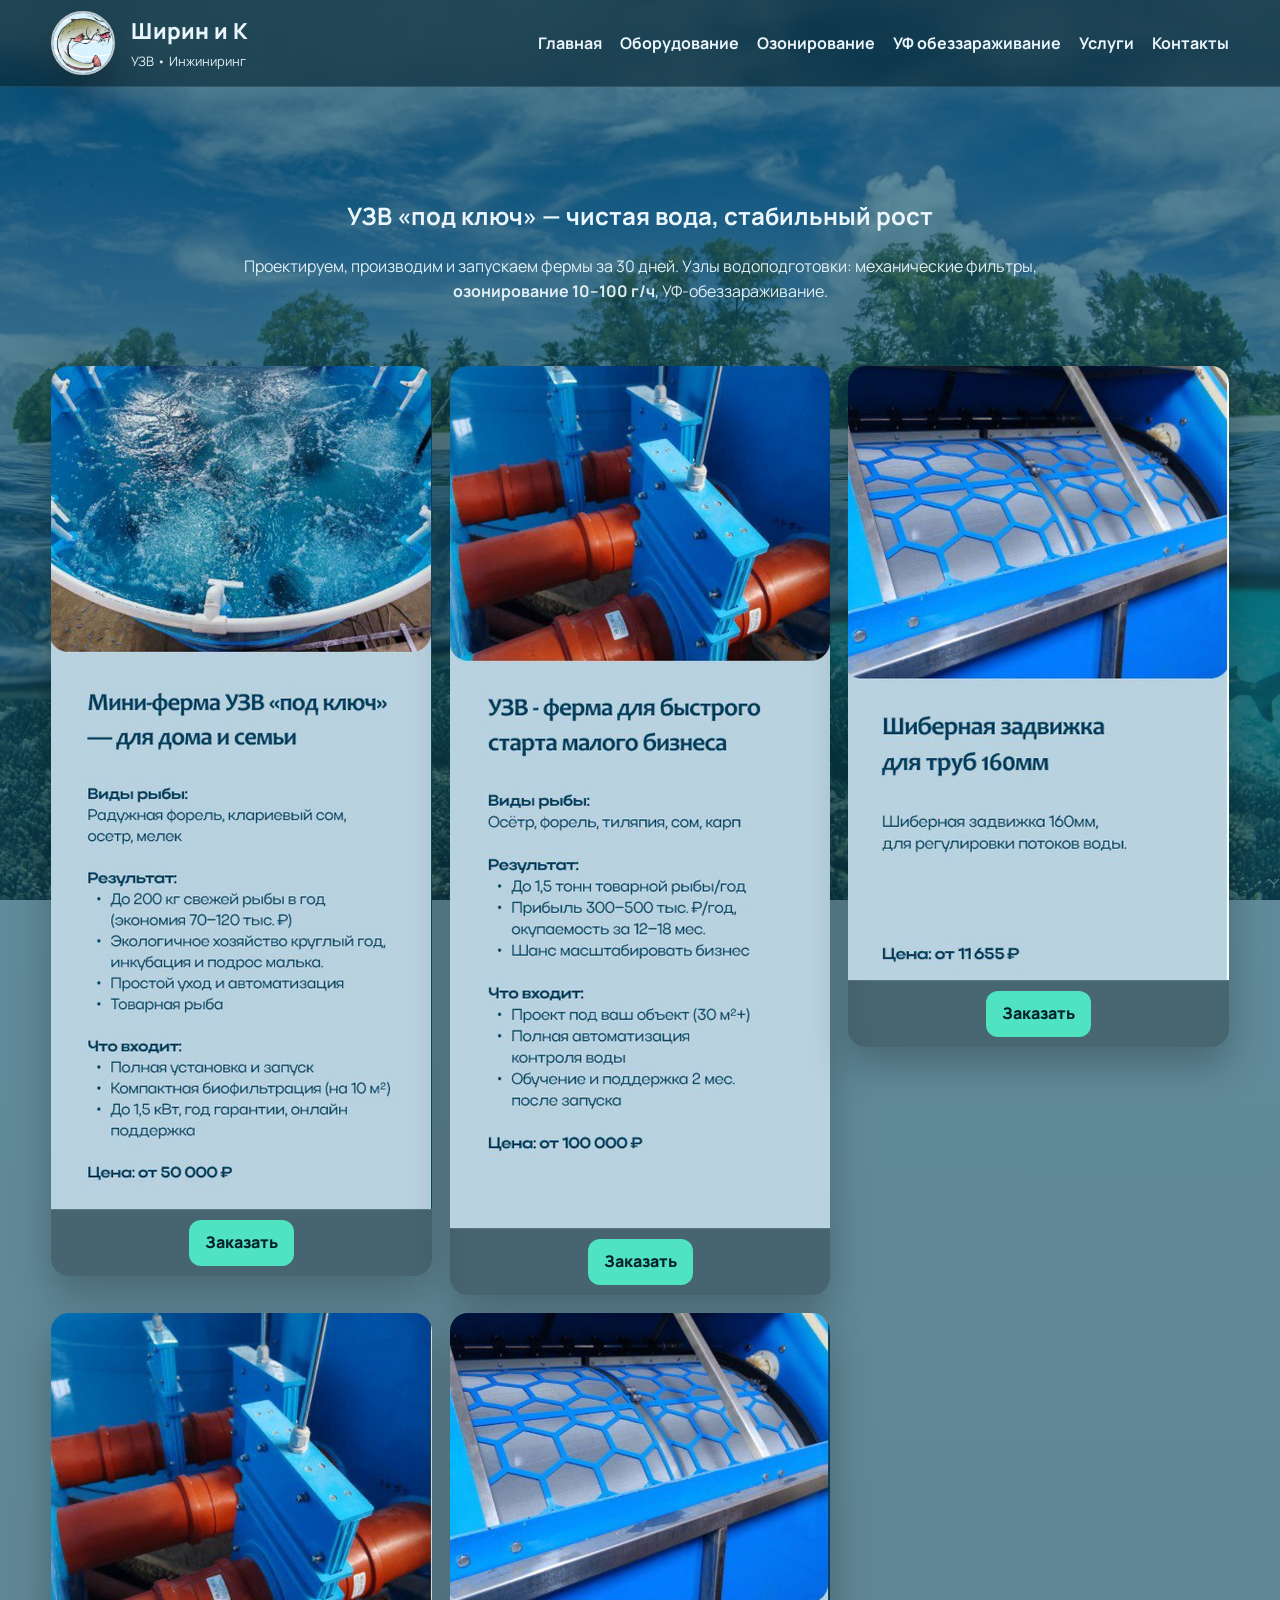
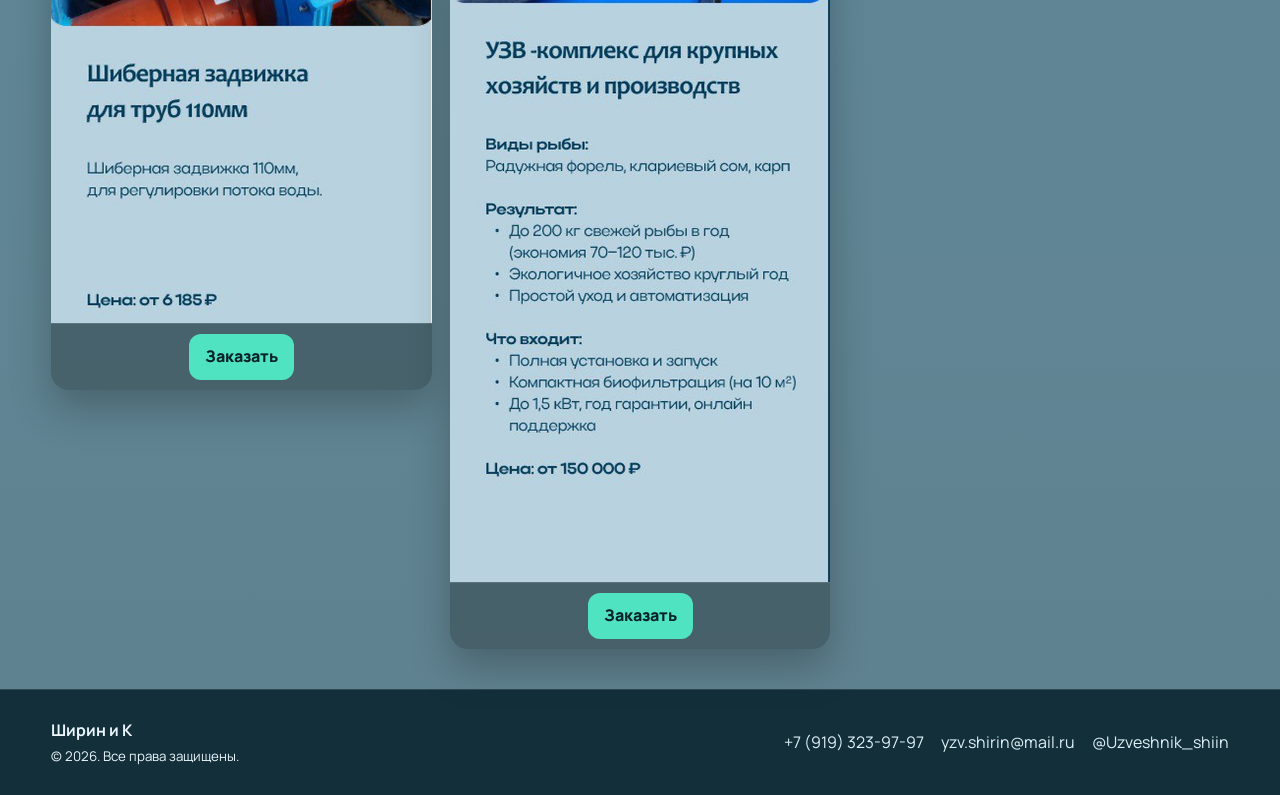
<file: index.html>
<!doctype html>
<html lang="ru">
<head>
  <meta charset="utf-8"><meta name="viewport" content="width=device-width, initial-scale=1">
  <title>Ширин и К — УЗВ под ключ: проектирование, производство, запуск</title>
  <meta name="description" content="Проектирование и производство УЗВ: механические фильтры, озонирование 10–100 г/ч, УФ‑обеззараживание, монтаж и пуск.">
  <link rel="icon" href="assets/logo_fish.jpg" type="image/jpeg">
  <link rel="preconnect" href="https://fonts.googleapis.com">
  <link rel="preconnect" href="https://fonts.gstatic.com" crossorigin>
  <link href="https://fonts.googleapis.com/css2?family=Manrope:wght@400;600;700;800&display=swap" rel="stylesheet">
  <link rel="stylesheet" href="styles.css">
</head>
<body>
<header class="site-header">
  <div class="container header-row">
    <a class="brand" href="index.html" aria-label="Ширин и К">
      <img class="logo" src="assets/logo_fish.jpg" alt="Ширин и К" />
      <div class="brand-text">
        <strong>Ширин и К</strong>
        <small>УЗВ • Инжиниринг</small>
      </div>
    </a>
    <nav class="nav">
      <a href="index.html">Главная</a>
      <a href="equipment.html">Оборудование</a>
      <a href="ozonation.html">Озонирование</a>
      <a href="uv.html">УФ обеззараживание</a>
      <a href="services.html">Услуги</a>
      <a href="contacts.html">Контакты</a>
    </nav>
  </div>
</header>

<section class="hero center-hero">
  <div class="container">
    <h1>УЗВ «под ключ» — чистая вода, стабильный рост</h1>
    <p class="lead">Проектируем, производим и запускаем фермы за 30 дней. Узлы водоподготовки: механические фильтры, <strong>озонирование 10–100 г/ч</strong>, УФ‑обеззараживание.</p>
  </div>
</section>

<section class="section section-gallery">
  <div class="container">
    <div class="grid-3x2 no-crop">
      <div class="grid-card">
        <img class="contain" loading="lazy" src="assets/grid_uzv_big.jpg" alt="УЗВ комплекс для крупных хозяйств">
        <div class="card-actions"><a class="btn order" href="contacts.html?subject=УЗВ%20комплекс%20для%20крупных%20хозяйств">Заказать</a></div>
      </div>
      <div class="grid-card">
        <img class="contain" loading="lazy" src="assets/grid_mini_farm.jpg" alt="Мини‑ферма УЗВ">
        <div class="card-actions"><a class="btn order" href="contacts.html?subject=Мини‑ферма%20УЗВ">Заказать</a></div>
      </div>
      <div class="grid-card">
        <img class="contain" loading="lazy" src="assets/grid_uzv_smallbiz.jpg" alt="УЗВ для малого бизнеса">
        <div class="card-actions"><a class="btn order" href="contacts.html?subject=УЗВ%20для%20малого%20бизнеса">Заказать</a></div>
      </div>
      <div class="grid-card">
        <img class="contain" loading="lazy" src="assets/grid_gate_110.jpg" alt="Шиберная задвижка 110 мм">
        <div class="card-actions"><a class="btn order" href="contacts.html?subject=Шиберная%20задвижка%20110%20мм">Заказать</a></div>
      </div>
      <div class="grid-card">
        <img class="contain" loading="lazy" src="assets/grid_gate_160.jpg" alt="Шиберная задвижка 160 мм">
        <div class="card-actions"><a class="btn order" href="contacts.html?subject=Шиберная%20задвижка%20160%20мм">Заказать</a></div>
      </div>
    </div>
  </div>
</section>

<footer class="site-footer">
  <div class="container footer-row">
    <div>
      <strong>Ширин и К</strong><br>
      <small>© <span id="y"></span>. Все права защищены.</small>
    </div>
    <div class="contacts">
      <a href="tel:+79193239797">+7 (919) 323-97-97</a>
      <a href="mailto:yzv.shirin@mail.ru">yzv.shirin@mail.ru</a>
      <a href="https://t.me/Uzveshnik_shiin" target="_blank" rel="noopener">@Uzveshnik_shiin</a>
    </div>
  </div>
</footer>
<script>document.getElementById('y').textContent = new Date().getFullYear();</script>
</file>
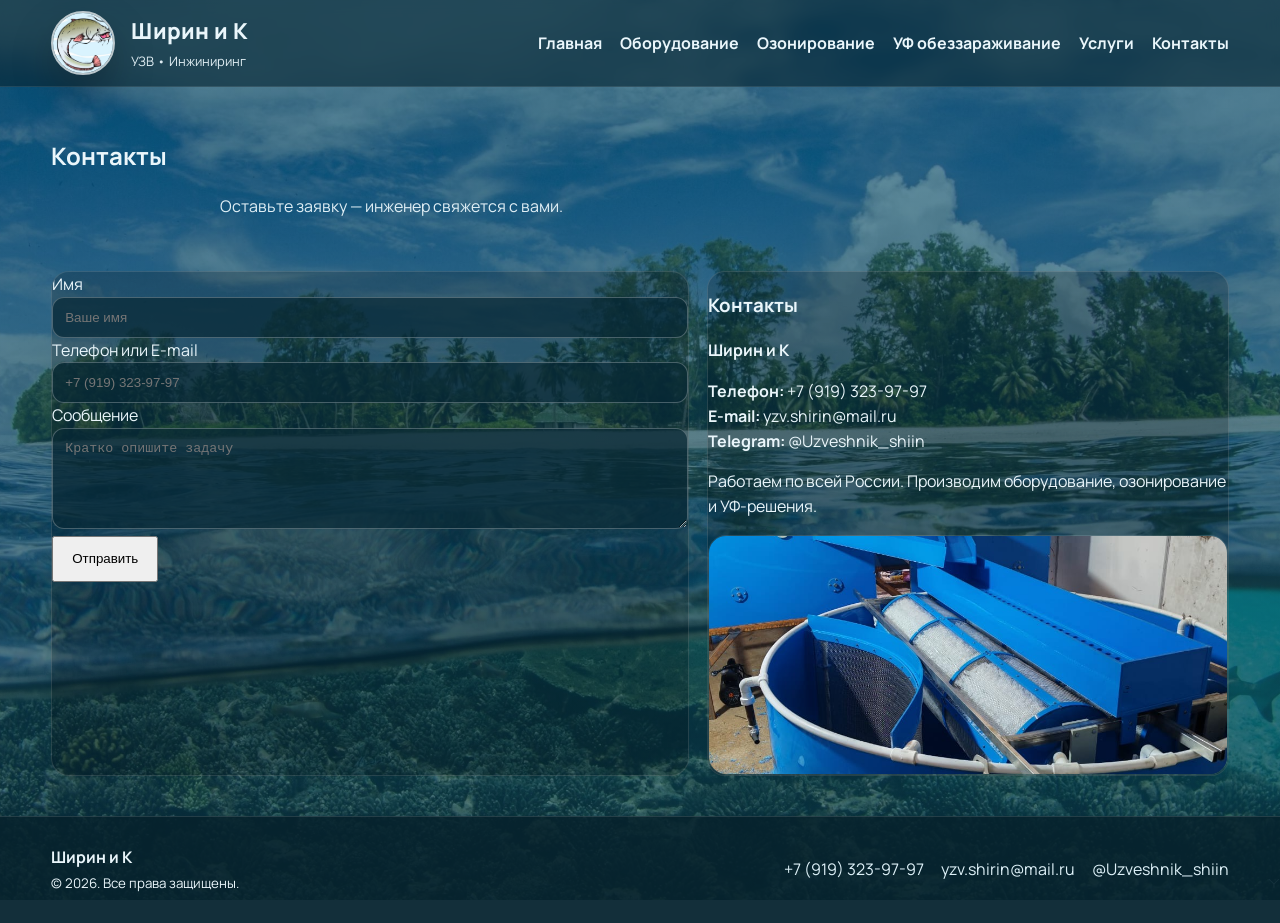
<file: contacts.html>
<!doctype html>
<html lang="ru">
<head>
  <meta charset="utf-8"><meta name="viewport" content="width=device-width, initial-scale=1">
  <title>Ширин и К — Контакты</title>
  <meta name="description" content="Проектирование и производство УЗВ: механические фильтры, озонирование 10–100 г/ч, УФ‑обеззараживание, монтаж и пуск.">
  <link rel="icon" href="assets/logo_fish.jpg" type="image/jpeg">
  <link rel="preconnect" href="https://fonts.googleapis.com">
  <link rel="preconnect" href="https://fonts.gstatic.com" crossorigin>
  <link href="https://fonts.googleapis.com/css2?family=Manrope:wght@400;600;700;800&display=swap" rel="stylesheet">
  <link rel="stylesheet" href="styles.css">
</head>
<body>
<header class="site-header">
  <div class="container header-row">
    <a class="brand" href="index.html" aria-label="Ширин и К">
      <img class="logo" src="assets/logo_fish.jpg" alt="Ширин и К" />
      <div class="brand-text">
        <strong>Ширин и К</strong>
        <small>УЗВ • Инжиниринг</small>
      </div>
    </a>
    <nav class="nav">
      <a href="index.html">Главная</a>
      <a href="equipment.html">Оборудование</a>
      <a href="ozonation.html">Озонирование</a>
      <a href="uv.html">УФ обеззараживание</a>
      <a href="services.html">Услуги</a>
      <a href="contacts.html">Контакты</a>
    </nav>
  </div>
</header>

<section class="page-head">
  <div class="container">
    <h1>Контакты</h1>
    <p class="lead">Оставьте заявку — инженер свяжется с вами.</p>
  </div>
</section>

<section class="section">
  <div class="container contact-grid">
    <form class="card" method="POST" action="mailto:yzv.shirin@mail.ru" enctype="text/plain">
      <label>Имя <input class="i" type="text" name="name" placeholder="Ваше имя" required></label>
      <label>Телефон или E‑mail <input class="i" type="text" name="contact" placeholder="+7 (919) 323-97-97" required></label>
      <label>Сообщение <textarea class="i" name="message" rows="5" placeholder="Кратко опишите задачу"></textarea></label>
      <button class="btn" type="submit">Отправить</button>
    </form>
    <div class="card card-contacts">
      <h3>Контакты</h3>
      <p><strong>Ширин и К</strong></p>
      <p><strong>Телефон:</strong> <a href="tel:+79193239797">+7 (919) 323-97-97</a><br>
         <strong>E‑mail:</strong> <a href="mailto:yzv.shirin@mail.ru">yzv.shirin@mail.ru</a><br>
         <strong>Telegram:</strong> <a href="https://t.me/Uzveshnik_shiin" target="_blank" rel="noopener">@Uzveshnik_shiin</a></p>
      <p>Работаем по всей России. Производим оборудование, озонирование и УФ‑решения.</p>
      <img src="assets/equip_2.jpg" alt="Наши работы" class="rounded">
    </div>
  </div>
</section>

<footer class="site-footer">
  <div class="container footer-row">
    <div>
      <strong>Ширин и К</strong><br>
      <small>© <span id="y"></span>. Все права защищены.</small>
    </div>
    <div class="contacts">
      <a href="tel:+79193239797">+7 (919) 323-97-97</a>
      <a href="mailto:yzv.shirin@mail.ru">yzv.shirin@mail.ru</a>
      <a href="https://t.me/Uzveshnik_shiin" target="_blank" rel="noopener">@Uzveshnik_shiin</a>
    </div>
  </div>
</footer>
<script>document.getElementById('y').textContent = new Date().getFullYear();</script>
</file>
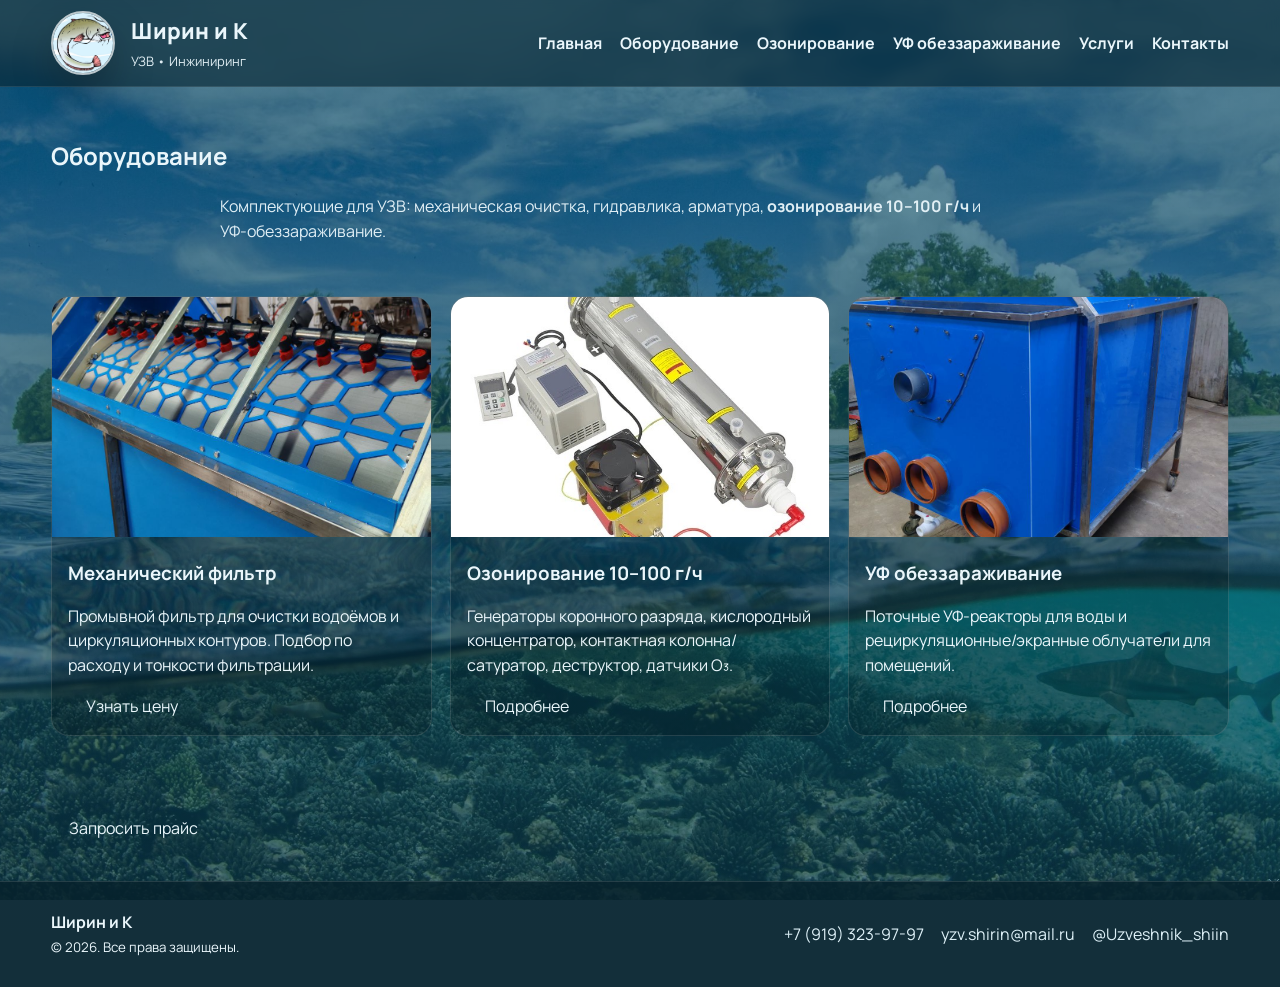
<file: equipment.html>
<!doctype html>
<html lang="ru">
<head>
  <meta charset="utf-8"><meta name="viewport" content="width=device-width, initial-scale=1">
  <title>Ширин и К — Оборудование</title>
  <meta name="description" content="Проектирование и производство УЗВ: механические фильтры, озонирование 10–100 г/ч, УФ‑обеззараживание, монтаж и пуск.">
  <link rel="icon" href="assets/logo_fish.jpg" type="image/jpeg">
  <link rel="preconnect" href="https://fonts.googleapis.com">
  <link rel="preconnect" href="https://fonts.gstatic.com" crossorigin>
  <link href="https://fonts.googleapis.com/css2?family=Manrope:wght@400;600;700;800&display=swap" rel="stylesheet">
  <link rel="stylesheet" href="styles.css">
</head>
<body>
<header class="site-header">
  <div class="container header-row">
    <a class="brand" href="index.html" aria-label="Ширин и К">
      <img class="logo" src="assets/logo_fish.jpg" alt="Ширин и К" />
      <div class="brand-text">
        <strong>Ширин и К</strong>
        <small>УЗВ • Инжиниринг</small>
      </div>
    </a>
    <nav class="nav">
      <a href="index.html">Главная</a>
      <a href="equipment.html">Оборудование</a>
      <a href="ozonation.html">Озонирование</a>
      <a href="uv.html">УФ обеззараживание</a>
      <a href="services.html">Услуги</a>
      <a href="contacts.html">Контакты</a>
    </nav>
  </div>
</header>

<section class="page-head">
  <div class="container">
    <h1>Оборудование</h1>
    <p class="lead">Комплектующие для УЗВ: механическая очистка, гидравлика, арматура, <strong>озонирование 10–100 г/ч</strong> и УФ‑обеззараживание.</p>
  </div>
</section>

<section class="section">
  <div class="container cards">
    <article class="card">
      <img src="assets/mech_filter.jpg" alt="Механический фильтр для очистки водоёмов">
      <div class="card-body">
        <h3>Механический фильтр</h3>
        <p>Промывной фильтр для очистки водоёмов и циркуляционных контуров. Подбор по расходу и тонкости фильтрации.</p>
        <div class="center"><a class="btn" href="contacts.html">Узнать цену</a></div>
      </div>
    </article>

    <article class="card">
      <img src="assets/ozonator.jpg" alt="Озонирование 10–100 г/ч">
      <div class="card-body">
        <h3>Озонирование 10–100 г/ч</h3>
        <p>Генераторы коронного разряда, кислородный концентратор, контактная колонна/сатуратор, деструктор, датчики O₃.</p>
        <div class="center"><a class="btn" href="ozonation.html">Подробнее</a></div>
      </div>
    </article>

    <article class="card">
      <img src="assets/equip_4.jpg" alt="УФ обеззараживание">
      <div class="card-body">
        <h3>УФ обеззараживание</h3>
        <p>Поточные УФ‑реакторы для воды и рециркуляционные/экранные облучатели для помещений.</p>
        <div class="center"><a class="btn" href="uv.html">Подробнее</a></div>
      </div>
    </article>
  </div>
</section>

<section class="section">
  <div class="container"><div class="center"><a class="btn" href="contacts.html">Запросить прайс</a></div></div>
</section>

<footer class="site-footer">
  <div class="container footer-row">
    <div>
      <strong>Ширин и К</strong><br>
      <small>© <span id="y"></span>. Все права защищены.</small>
    </div>
    <div class="contacts">
      <a href="tel:+79193239797">+7 (919) 323-97-97</a>
      <a href="mailto:yzv.shirin@mail.ru">yzv.shirin@mail.ru</a>
      <a href="https://t.me/Uzveshnik_shiin" target="_blank" rel="noopener">@Uzveshnik_shiin</a>
    </div>
  </div>
</footer>
<script>document.getElementById('y').textContent = new Date().getFullYear();</script>
</file>
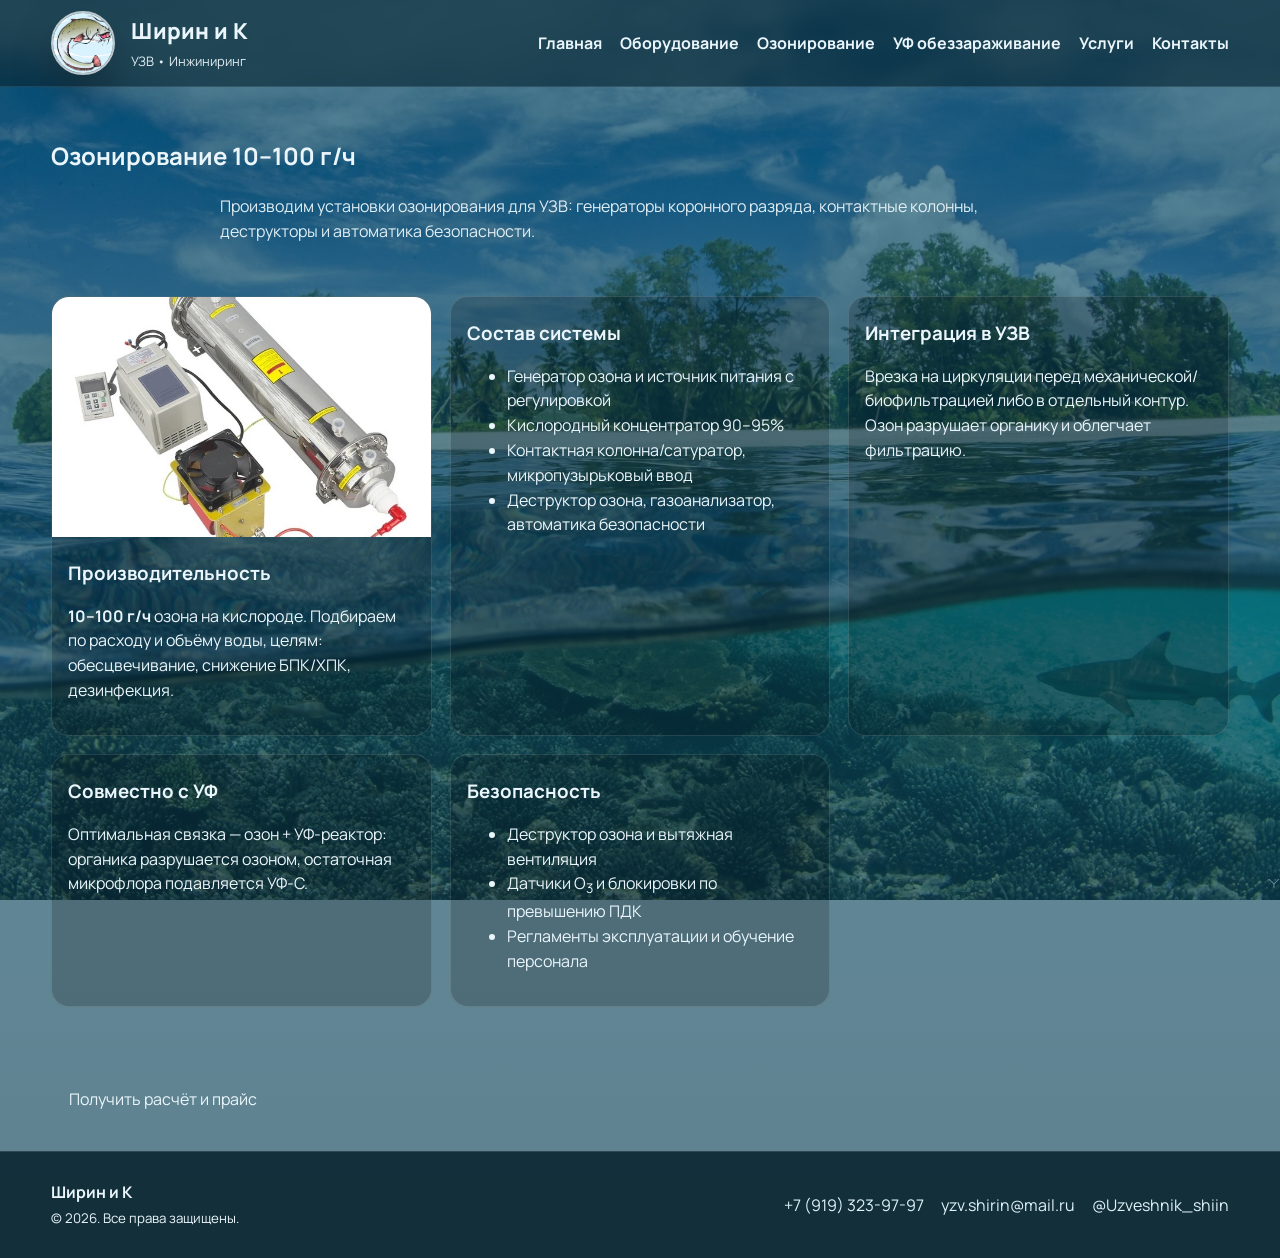
<file: ozonation.html>
<!doctype html>
<html lang="ru">
<head>
  <meta charset="utf-8"><meta name="viewport" content="width=device-width, initial-scale=1">
  <title>Ширин и К — Озонирование 10–100 г/ч</title>
  <meta name="description" content="Озонирование 10–100 г/ч и интеграция в УЗВ">
  <link rel="icon" href="assets/logo_fish.jpg" type="image/jpeg">
  <link rel="preconnect" href="https://fonts.googleapis.com">
  <link rel="preconnect" href="https://fonts.gstatic.com" crossorigin>
  <link href="https://fonts.googleapis.com/css2?family=Manrope:wght@400;600;700;800&display=swap" rel="stylesheet">
  <link rel="stylesheet" href="styles.css">
</head>
<body>
<header class="site-header">
  <div class="container header-row">
    <a class="brand" href="index.html" aria-label="Ширин и К">
      <img class="logo" src="assets/logo_fish.jpg" alt="Ширин и К" />
      <div class="brand-text">
        <strong>Ширин и К</strong>
        <small>УЗВ • Инжиниринг</small>
      </div>
    </a>
    <nav class="nav">
      <a href="index.html">Главная</a>
      <a href="equipment.html">Оборудование</a>
      <a href="ozonation.html">Озонирование</a>
      <a href="uv.html">УФ обеззараживание</a>
      <a href="services.html">Услуги</a>
      <a href="contacts.html">Контакты</a>
    </nav>
  </div>
</header>

<section class="page-head">
  <div class="container">
    <h1>Озонирование 10–100 г/ч</h1>
    <p class="lead">Производим установки озонирования для УЗВ: генераторы коронного разряда, контактные колонны, деструкторы и автоматика безопасности.</p>
  </div>
</section>

<section class="section">
  <div class="container cards">
    <article class="card">
      <img src="assets/ozonator.jpg" alt="Озонатор 10–100 г/ч">
      <div class="card-body">
        <h3>Производительность</h3>
        <p><strong>10–100 г/ч</strong> озона на кислороде. Подбираем по расходу и объёму воды, целям: обесцвечивание, снижение БПК/ХПК, дезинфекция.</p>
      </div>
    </article>
    <article class="card"><div class="card-body">
      <h3>Состав системы</h3>
      <ul>
        <li>Генератор озона и источник питания с регулировкой</li>
        <li>Кислородный концентратор 90–95%</li>
        <li>Контактная колонна/сатуратор, микропузырьковый ввод</li>
        <li>Деструктор озона, газоанализатор, автоматика безопасности</li>
      </ul>
    </div></article>
    <article class="card"><div class="card-body">
      <h3>Интеграция в УЗВ</h3>
      <p>Врезка на циркуляции перед механической/биофильтрацией либо в отдельный контур. Озон разрушает органику и облегчает фильтрацию.</p>
    </div></article>
    <article class="card"><div class="card-body">
      <h3>Совместно с УФ</h3>
      <p>Оптимальная связка — озон + УФ‑реактор: органика разрушается озоном, остаточная микрофлора подавляется УФ‑С.</p>
    </div></article>
    <article class="card"><div class="card-body">
      <h3>Безопасность</h3>
      <ul>
        <li>Деструктор озона и вытяжная вентиляция</li>
        <li>Датчики O<sub>3</sub> и блокировки по превышению ПДК</li>
        <li>Регламенты эксплуатации и обучение персонала</li>
      </ul>
    </div></article>
  </div>
</section>

<section class="section"><div class="container center">
  <a class="btn" href="contacts.html">Получить расчёт и прайс</a>
</div></section>

<footer class="site-footer">
  <div class="container footer-row">
    <div>
      <strong>Ширин и К</strong><br>
      <small>© <span id="y"></span>. Все права защищены.</small>
    </div>
    <div class="contacts">
      <a href="tel:+79193239797">+7 (919) 323-97-97</a>
      <a href="mailto:yzv.shirin@mail.ru">yzv.shirin@mail.ru</a>
      <a href="https://t.me/Uzveshnik_shiin" target="_blank" rel="noopener">@Uzveshnik_shiin</a>
    </div>
  </div>
</footer>
<script>document.getElementById('y').textContent = new Date().getFullYear();</script>
</file>
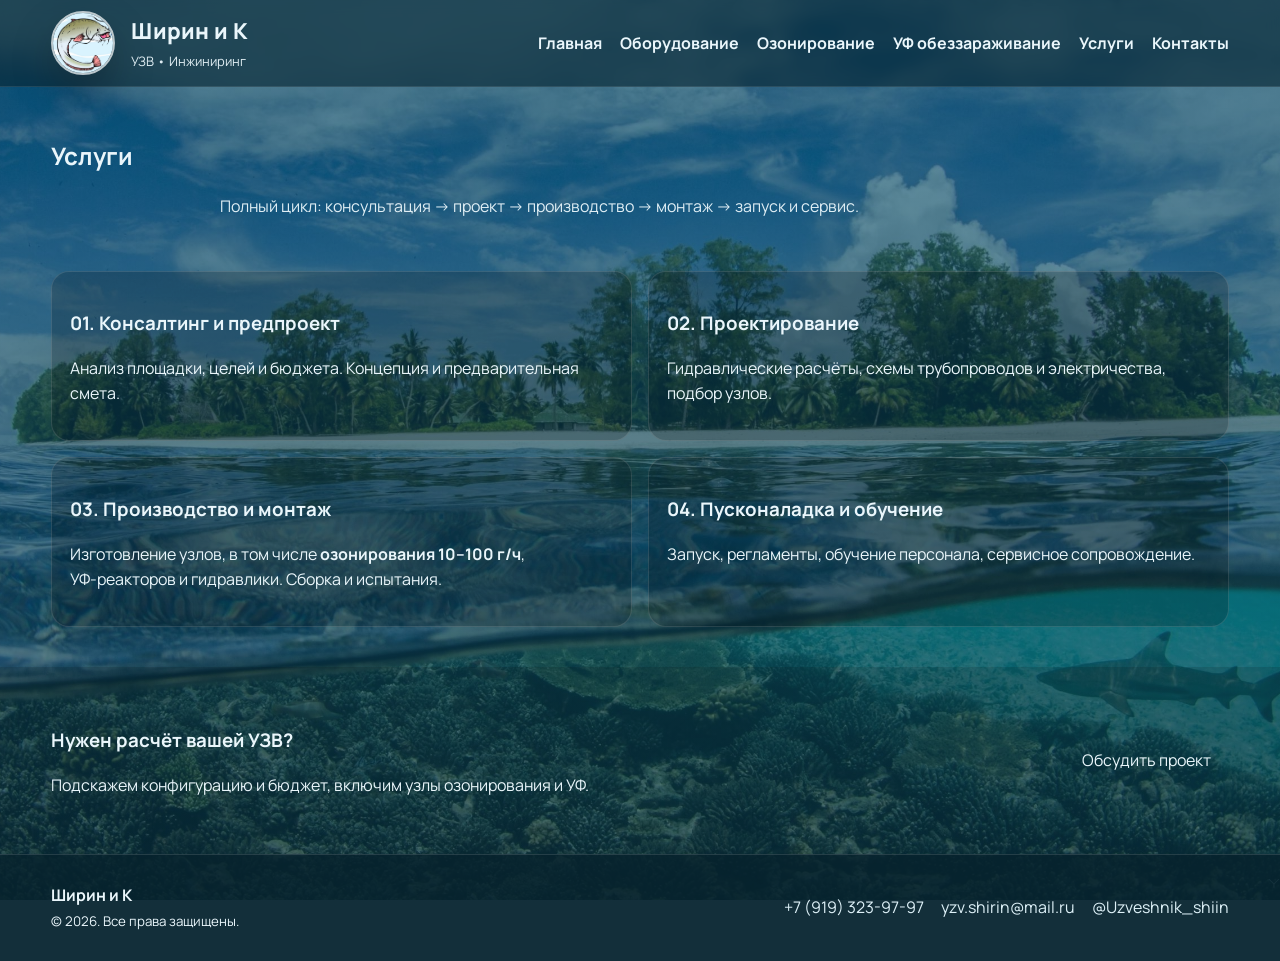
<file: services.html>
<!doctype html>
<html lang="ru">
<head>
  <meta charset="utf-8"><meta name="viewport" content="width=device-width, initial-scale=1">
  <title>Ширин и К — Услуги</title>
  <meta name="description" content="Проектирование и производство УЗВ: механические фильтры, озонирование 10–100 г/ч, УФ‑обеззараживание, монтаж и пуск.">
  <link rel="icon" href="assets/logo_fish.jpg" type="image/jpeg">
  <link rel="preconnect" href="https://fonts.googleapis.com">
  <link rel="preconnect" href="https://fonts.gstatic.com" crossorigin>
  <link href="https://fonts.googleapis.com/css2?family=Manrope:wght@400;600;700;800&display=swap" rel="stylesheet">
  <link rel="stylesheet" href="styles.css">
</head>
<body>
<header class="site-header">
  <div class="container header-row">
    <a class="brand" href="index.html" aria-label="Ширин и К">
      <img class="logo" src="assets/logo_fish.jpg" alt="Ширин и К" />
      <div class="brand-text">
        <strong>Ширин и К</strong>
        <small>УЗВ • Инжиниринг</small>
      </div>
    </a>
    <nav class="nav">
      <a href="index.html">Главная</a>
      <a href="equipment.html">Оборудование</a>
      <a href="ozonation.html">Озонирование</a>
      <a href="uv.html">УФ обеззараживание</a>
      <a href="services.html">Услуги</a>
      <a href="contacts.html">Контакты</a>
    </nav>
  </div>
</header>

<section class="page-head">
  <div class="container">
    <h1>Услуги</h1>
    <p class="lead">Полный цикл: консультация → проект → производство → монтаж → запуск и сервис.</p>
  </div>
</section>

<section class="section">
  <div class="container steps">
    <div class="step"><h3>01. Консалтинг и предпроект</h3><p>Анализ площадки, целей и бюджета. Концепция и предварительная смета.</p></div>
    <div class="step"><h3>02. Проектирование</h3><p>Гидравлические расчёты, схемы трубопроводов и электричества, подбор узлов.</p></div>
    <div class="step"><h3>03. Производство и монтаж</h3><p>Изготовление узлов, в том числе <strong>озонирования 10–100 г/ч</strong>, УФ‑реакторов и гидравлики. Сборка и испытания.</p></div>
    <div class="step"><h3>04. Пусконаладка и обучение</h3><p>Запуск, регламенты, обучение персонала, сервисное сопровождение.</p></div>
  </div>
</section>

<section class="section cta-band">
  <div class="container cta-box">
    <div><h3>Нужен расчёт вашей УЗВ?</h3><p>Подскажем конфигурацию и бюджет, включим узлы озонирования и УФ.</p></div>
    <a class="btn" href="contacts.html">Обсудить проект</a>
  </div>
</section>

<footer class="site-footer">
  <div class="container footer-row">
    <div>
      <strong>Ширин и К</strong><br>
      <small>© <span id="y"></span>. Все права защищены.</small>
    </div>
    <div class="contacts">
      <a href="tel:+79193239797">+7 (919) 323-97-97</a>
      <a href="mailto:yzv.shirin@mail.ru">yzv.shirin@mail.ru</a>
      <a href="https://t.me/Uzveshnik_shiin" target="_blank" rel="noopener">@Uzveshnik_shiin</a>
    </div>
  </div>
</footer>
<script>document.getElementById('y').textContent = new Date().getFullYear();</script>
</file>
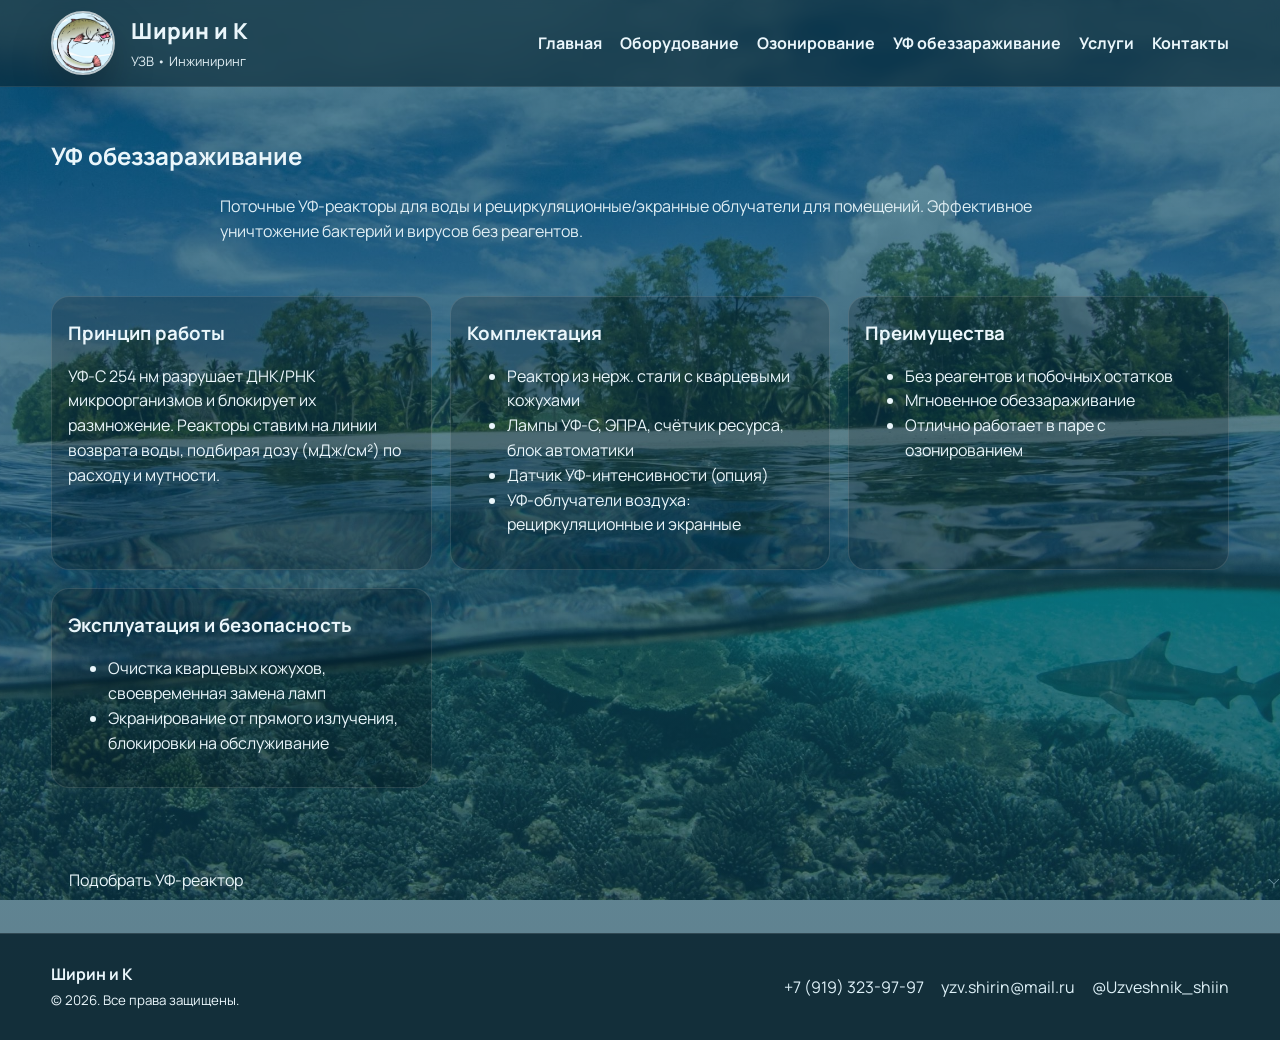
<file: uv.html>
<!doctype html>
<html lang="ru">
<head>
  <meta charset="utf-8"><meta name="viewport" content="width=device-width, initial-scale=1">
  <title>Ширин и К — УФ обеззараживание</title>
  <meta name="description" content="УФ‑обеззараживание воды и воздуха для УЗВ">
  <link rel="icon" href="assets/logo_fish.jpg" type="image/jpeg">
  <link rel="preconnect" href="https://fonts.googleapis.com">
  <link rel="preconnect" href="https://fonts.gstatic.com" crossorigin>
  <link href="https://fonts.googleapis.com/css2?family=Manrope:wght@400;600;700;800&display=swap" rel="stylesheet">
  <link rel="stylesheet" href="styles.css">
</head>
<body>
<header class="site-header">
  <div class="container header-row">
    <a class="brand" href="index.html" aria-label="Ширин и К">
      <img class="logo" src="assets/logo_fish.jpg" alt="Ширин и К" />
      <div class="brand-text">
        <strong>Ширин и К</strong>
        <small>УЗВ • Инжиниринг</small>
      </div>
    </a>
    <nav class="nav">
      <a href="index.html">Главная</a>
      <a href="equipment.html">Оборудование</a>
      <a href="ozonation.html">Озонирование</a>
      <a href="uv.html">УФ обеззараживание</a>
      <a href="services.html">Услуги</a>
      <a href="contacts.html">Контакты</a>
    </nav>
  </div>
</header>

<section class="page-head">
  <div class="container">
    <h1>УФ обеззараживание</h1>
    <p class="lead">Поточные УФ‑реакторы для воды и рециркуляционные/экранные облучатели для помещений.
    Эффективное уничтожение бактерий и вирусов без реагентов.</p>
  </div>
</section>

<section class="section">
  <div class="container cards">
    <article class="card"><div class="card-body">
      <h3>Принцип работы</h3>
      <p>УФ‑С 254 нм разрушает ДНК/РНК микроорганизмов и блокирует их размножение.
      Реакторы ставим на линии возврата воды, подбирая дозу (мДж/см²) по расходу и мутности.</p>
    </div></article>
    <article class="card"><div class="card-body">
      <h3>Комплектация</h3>
      <ul>
        <li>Реактор из нерж. стали с кварцевыми кожухами</li>
        <li>Лампы УФ‑С, ЭПРА, счётчик ресурса, блок автоматики</li>
        <li>Датчик УФ‑интенсивности (опция)</li>
        <li>УФ‑облучатели воздуха: рециркуляционные и экранные</li>
      </ul>
    </div></article>
    <article class="card"><div class="card-body">
      <h3>Преимущества</h3>
      <ul>
        <li>Без реагентов и побочных остатков</li>
        <li>Мгновенное обеззараживание</li>
        <li>Отлично работает в паре с озонированием</li>
      </ul>
    </div></article>
    <article class="card"><div class="card-body">
      <h3>Эксплуатация и безопасность</h3>
      <ul>
        <li>Очистка кварцевых кожухов, своевременная замена ламп</li>
        <li>Экранирование от прямого излучения, блокировки на обслуживание</li>
      </ul>
    </div></article>
  </div>
</section>

<section class="section"><div class="container center">
  <a class="btn" href="contacts.html">Подобрать УФ‑реактор</a>
</div></section>

<footer class="site-footer">
  <div class="container footer-row">
    <div>
      <strong>Ширин и К</strong><br>
      <small>© <span id="y"></span>. Все права защищены.</small>
    </div>
    <div class="contacts">
      <a href="tel:+79193239797">+7 (919) 323-97-97</a>
      <a href="mailto:yzv.shirin@mail.ru">yzv.shirin@mail.ru</a>
      <a href="https://t.me/Uzveshnik_shiin" target="_blank" rel="noopener">@Uzveshnik_shiin</a>
    </div>
  </div>
</footer>
<script>document.getElementById('y').textContent = new Date().getFullYear();</script>
</file>
<file: styles.css>
:root{ --ink:#eaf6fb; --muted:#cfe3ec; --accent:#50e3c2; --shadow:0 18px 40px rgba(0,0,0,.25); --radius:18px; }
*{box-sizing:border-box} html,body{margin:0;padding:0}
body{
  font-family: Manrope, system-ui, -apple-system, Segoe UI, Roboto, Arial, sans-serif;
  color: var(--ink);
  background:
    linear-gradient(rgba(13,86,112,.65), rgba(10,62,83,.65)),
    url('assets/bg-photo-1920.jpg') center/cover fixed no-repeat;
  line-height:1.55;
}
@media (max-width:1280px){ body{ background:
  linear-gradient(rgba(13,86,112,.65), rgba(10,62,83,.65)),
  url('assets/bg-photo-1280.jpg') center/cover fixed no-repeat; } }
@media (max-width:820px){ body{ background:
  linear-gradient(rgba(13,86,112,.65), rgba(10,62,83,.65)),
  url('assets/bg-photo-768.jpg') center/cover fixed no-repeat; } }

a{color:inherit;text-decoration:none}
.container{width:min(1200px,92%);margin:0 auto}

.site-header{position:sticky;top:0;z-index:50;background:rgba(9,41,54,.65);backdrop-filter: blur(6px); border-bottom:1px solid rgba(255,255,255,.1)}
.header-row{display:flex;align-items:center;justify-content:space-between;height:86px}
.brand{display:flex;gap:16px;align-items:center}
.logo{width:64px;height:64px;border-radius:50%;object-fit:cover;box-shadow:var(--shadow);border:2px solid rgba(255,255,255,.7)}
.brand-text strong{display:block;font-weight:900;font-size:22px;letter-spacing:.3px}
.brand-text small{opacity:.95;font-size:13px}
.nav{display:flex;gap:18px;align-items:center;font-weight:700;flex-wrap:wrap}

.hero{padding:90px 0 10px}
.center-hero .container{text-align:center}
.lead{max-width:840px;margin:0 auto 12px;opacity:.95}

.section{padding:40px 0}
.section-gallery .gallery-2x2{display:grid;grid-template-columns:1fr 1fr;gap:16px;align-items:start}
.section-gallery .gallery-2x2 .tile{margin:0;padding:10px;background: rgba(0,0,0,.10);border:1px solid rgba(255,255,255,.12);border-radius:var(--radius)}
.section-gallery .gallery-2x2 img{display:block;width:100%;height:auto;object-fit:contain;background:transparent}

.page-head{padding:30px 0 0}
.cards{display:grid;grid-template-columns:repeat(3,1fr);gap:18px}
.card{background:rgba(0,0,0,.18);border:1px solid rgba(255,255,255,.12);border-radius:var(--radius);overflow:hidden}
.card img{width:100%;height:240px;object-fit:cover;display:block}
.card-body{padding:16px}
.card-body h3{margin:6px 0 8px}
@media(max-width:900px){.cards{grid-template-columns:1fr} .card img{height:220px}}

.steps{display:grid;grid-template-columns:repeat(2,1fr);gap:16px}
.step{background:rgba(0,0,0,.18);border:1px solid rgba(255,255,255,.12);border-radius:var(--radius);padding:18px}
@media(max-width:800px){.steps{grid-template-columns:1fr}}

.cta-band{background:rgba(0,0,0,.12)}
.cta-box{display:flex;align-items:center;justify-content:space-between;gap:16px}
@media(max-width:800px){.cta-box{flex-direction:column;align-items:flex-start}}

.contact-grid{display:grid;grid-template-columns:1.1fr .9fr;gap:18px}
.i{width:100%;padding:12px;border-radius:12px;border:1px solid rgba(255,255,255,.25);background:rgba(8,40,54,.7);color:#fff}
.card-contacts img.rounded{margin-top:10px;border-radius:var(--radius);border:1px solid rgba(255,255,255,.12)}

.site-footer{padding:28px 0;background:rgba(6,33,44,.85);border-top:1px solid rgba(255,255,255,.12)}
.footer-row{display:flex;justify-content:space-between;gap:16px;align-items:center;flex-wrap:wrap}
.contacts a{margin-left:14px;color:#def1f8}


/* Flexible 3-tile gallery with natural proportions */
.gallery-new{
  display:grid;
  grid-template-columns: repeat(auto-fit, minmax(280px,1fr));
  gap:16px;
  align-items:start;
}
.gallery-new .tile{margin:0;padding:10px;background: rgba(0,0,0,.10);border:1px solid rgba(255,255,255,.12);border-radius:var(--radius)}
.gallery-new img{display:block;width:100%;height:auto;object-fit:contain}



/* Fullwidth stacked images */
.fullwidth-gallery{
  display:flex;
  flex-direction:column;
  gap:20px;
}
.fullwidth-gallery img{
  width:100%;
  height:auto;
  border-radius:var(--radius);
  display:block;
}


/* Stacked clickable promo cards on homepage */
.stacked-cards{gap:22px}
.stacked-cards .card-link{display:block;border-radius:var(--radius);overflow:hidden;box-shadow:var(--shadow)}
.stacked-cards .card-link img{display:block;width:100%;height:auto}


/* 3x2 homepage grid — natural proportions (no crop) */
.grid-3x2.no-crop{display:grid;grid-template-columns:repeat(3,1fr);gap:18px;align-items:start}
.grid-3x2.no-crop .grid-card{border-radius:var(--radius);overflow:hidden;box-shadow:var(--shadow);background:rgba(0,0,0,.1);display:flex;flex-direction:column}
.grid-3x2.no-crop .grid-card img.contain{width:100%;height:auto;object-fit:contain;display:block;background:rgba(255,255,255,.06)}
.grid-3x2.no-crop .card-actions{padding:10px;background:rgba(0,0,0,.18);border-top:1px solid rgba(255,255,255,.12);display:flex;justify-content:center}
.grid-3x2.no-crop .btn.order{padding:10px 16px;border-radius:12px;background:var(--accent);color:#06222b;font-weight:800;border:0}
@media (max-width:1024px){ .grid-3x2.no-crop{grid-template-columns:repeat(2,1fr)} }
@media (max-width:560px){ .grid-3x2.no-crop{grid-template-columns:1fr} }
/* ===== Mobile optimization ===== */
:root{ --space: 22px; }
.container{ width:min(1200px,92%); }
.btn, .card-actions .btn{ min-height:46px; padding:12px 18px; touch-action:manipulation }
header.site-header{ -webkit-tap-highlight-color: transparent; }
@media (max-width: 900px){
  .header-row{ height:72px; }
  .nav{ gap:12px; font-size:14px }
}
@media (max-width: 560px){
  body{ font-size:15.5px; line-height:1.46 }
  .hero{ padding:20px 0 4px }
  .section{ padding:18px 0 }
  .nav{ gap:10px; font-size:13px }
  .brand-text strong{ font-size:18px }
  .brand .logo{ width:52px; height:52px }
  .grid-3x2.no-crop{ grid-template-columns:1fr; gap:14px }
  .grid-3x2.no-crop .card-actions{ padding:8px }
  .btn.order{ padding:11px 16px; border-radius:12px }
  .site-footer{ padding:16px 0 }
}
</file>
